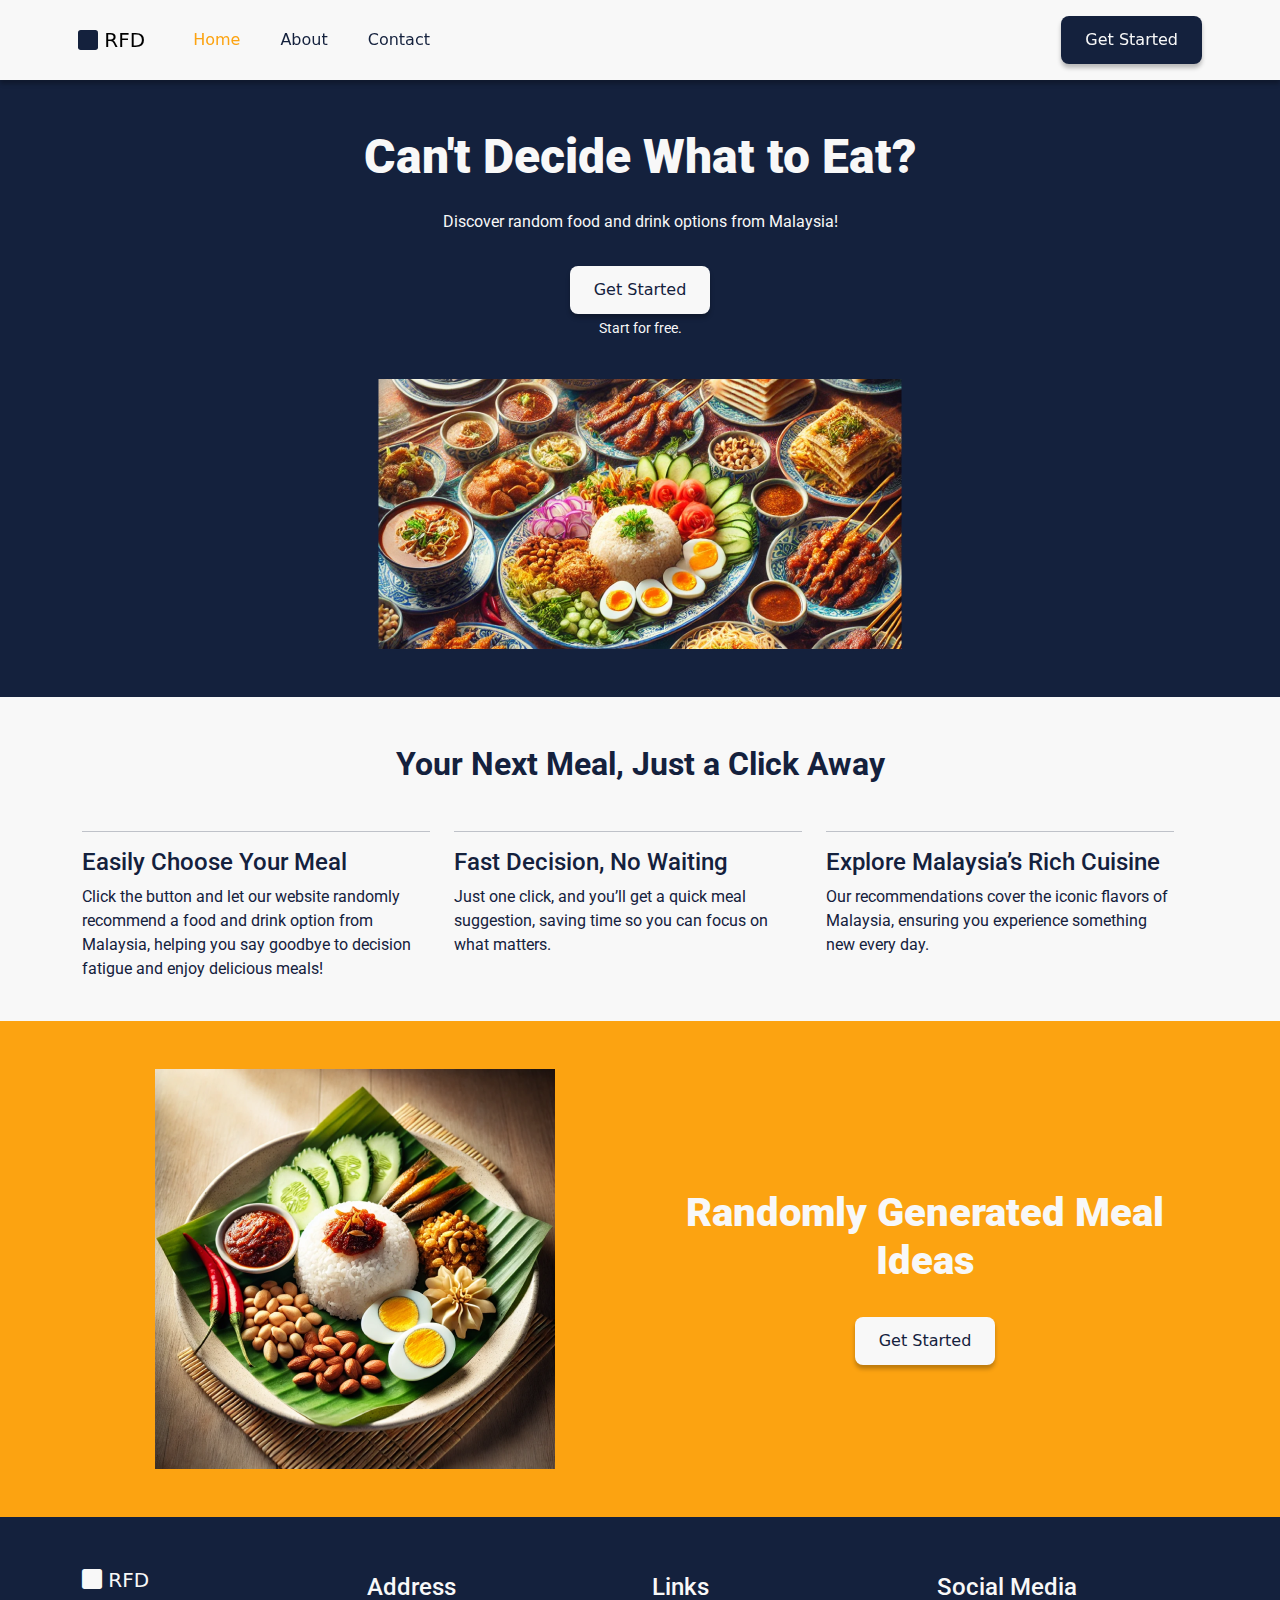
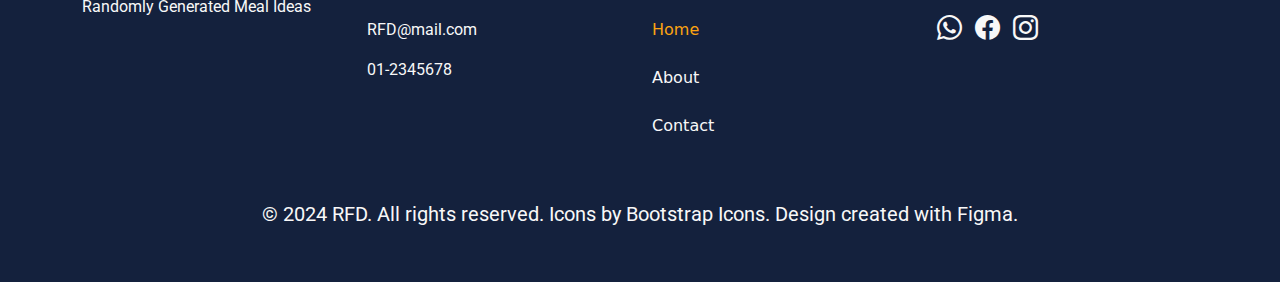
<file: index.html>
<!DOCTYPE html>
<html lang="zh">
<head>
    <meta charset="UTF-8">

    <meta name="viewport" content="width=device-width, initial-scale=1.0">
    
    <!-- Description of the page -->
    <meta property="og:description" content="Random food and drink generator website." />
    
    <!-- Image that will appear when the page is shared -->
    <meta property="og:image" content="https://seejia.github.io/random-food-drink/images/figma_image_02.png" />
    
    <!-- URL of the page -->
    <meta property="og:url" content="https://seejia.github.io/random-food-drink/" />
    
    <!-- Type of content (for a website, it's typically "website") -->
    <meta property="og:type" content="website" />
    
    <!-- Optional: The name of your site -->
    <!-- <meta property="og:site_name" content="RFD" /> -->

    <title>RFD Main Page</title>
    <link href="https://cdn.jsdelivr.net/npm/bootstrap@5.3.3/dist/css/bootstrap.min.css" rel="stylesheet" integrity="sha384-QWTKZyjpPEjISv5WaRU9OFeRpok6YctnYmDr5pNlyT2bRjXh0JMhjY6hW+ALEwIH" crossorigin="anonymous">
    <link rel="stylesheet" href="https://cdn.jsdelivr.net/npm/bootstrap-icons@1.11.3/font/bootstrap-icons.min.css">
    <link rel="stylesheet" href="css/navbar.css">
    <link rel="stylesheet" href="css/index.css">
    <link rel="stylesheet" href="css/footer.css">
    <link rel="stylesheet" href="css/font.css">
<body>
    
<nav class="navbar navbar-expand-lg sticky-top">
  <div class="container p-2">
    <a class="navbar-brand" href="index.html">
        <i class="bi bi-square-fill"></i>
        RFD
    </a>
    <button class="navbar-toggler" type="button" data-bs-toggle="collapse" data-bs-target="#navbarNav" aria-controls="navbarNav" aria-expanded="false" aria-label="Toggle navigation">
      <span class="navbar-toggler-icon"></span>
    </button>
    <div class="collapse navbar-collapse" id="navbarNav">
      <ul class="navbar-nav me-auto mb-2 mb-lg-0">
        <li class="nav-item ms-lg-4">
          <a class="nav-link active" aria-current="page" href="index.html">Home</a>
        </li>
        <li class="nav-item ms-lg-4">
          <a class="nav-link" href="about.html">About</a>
        </li>
        <li class="nav-item ms-lg-4">
          <a class="nav-link" href="contact.html">Contact</a>
        </li>
      </ul>
      <a class="cta-button text-decoration-none" href="random_card.html">Get Started</a>
    </div>
  </div>
</nav>

<section id="section1" class="container-fiuld section_blue">
    <div class="container">
        <div class="row">
            <h1 class="mt-5 text-center">Can't Decide What to Eat?</h1>
            <p class="mt-3 d-flex justify-content-center">Discover random food and drink options from Malaysia!</p>
            <div class="section-content d-flex justify-content-center">
                <a class="section1-button text-decoration-none" href="random_card.html">Get Started</a>
            </div>
            <p class="small mt-1 d-flex justify-content-center">Start for free.</p>
            <div class="mb-5 mt-4 d-flex justify-content-center">
                <img class="img-fluid" src="images/figma_image_01.png" alt="">
            </div>
        </div>
    </div>
</section>

<section id="section2" class="container-fiuld section_white">
    <div class="container">
        <div class="row">
            <h3 class="mt-5 text-center">Your Next Meal, Just a Click Away</h3>
            
            <div class="mt-4 mb-4 row">
                <div class="col-lg-4">
                    <hr>
                    <h5>Easily Choose Your Meal</h5>
                    <p>Click the button and let our website randomly recommend a food and drink option from Malaysia, helping you say goodbye to decision fatigue and enjoy delicious meals!</p>
                </div>
                <div class="col-lg-4">
                    <hr>
                    <h5>Fast Decision, No Waiting</h5>
                    <p>Just one click, and you’ll get a quick meal suggestion, saving time so you can focus on what matters.</p>
                </div>
                <div class="col-lg-4">
                    <hr>
                    <h5>Explore Malaysia’s Rich Cuisine</h5>
                    <p>Our recommendations cover the iconic flavors of Malaysia, ensuring you experience something new every day.</p>
                </div>
            </div>
        </div>
    </div>
</section>

<section id="section3" class="container-fiuld section_orange">
    <div class="container">
        <div class="row align-items-center">
            <div class="mt-5"></div>
            <div class="col-lg-6">
                <div class="d-flex justify-content-center">
                    <img class="img-fluid" src="images/figma_image_02.png" alt="">
                </div>
            </div>
            <div class="col-lg-6">
                <div class="d-flex flex-column align-items-center justify-content-center text-center">
                    <h2 class="mt-3">Randomly Generated Meal Ideas</h2>
                    <a class="section1-button text-decoration-none mt-4" href="random_card.html">Get Started</a>
                </div>
            </div>
            <div class="mb-5"></div>
        </div>
    </div>
</section>

<footer class="container-fiuld section_blue">
    <div class="container">
        <div class="row">
            <div class="mt-5"></div>
            <div class="col-lg-3">
                <a class="mt-2 fs-5 navbar-brand" href="index.html">
                    <i class="bi bi-square-fill"></i>
                    RFD
                </a>
                <p>Randomly Generated Meal Ideas</p>
            </div>
            <div class="col-lg-3">
                <h5 class="mt-2 mb-3">Address</h5>
                <p>RFD@mail.com</p>
                <p>01-2345678</p>
            </div>
            <div class="col-lg-3">
                <h5 class="mt-2 mb-3">Links</h5>
                <div class="row">
                    <a class="footer-link active text-decoration-none" href="index.html">Home</a>
                    <a class="footer-link mt-4 text-decoration-none" href="about.html">About</a>
                    <a class="footer-link mt-4 mb-3 text-decoration-none" href="contact.html">Contact</a>
                </div>
            </div>
            <div class="col-lg-3">
                <h5 class="mt-2">Social Media</h5>
                <a class="footer-link" href="https://web.whatsapp.com/"><i class="me-2 footer-icon bi bi-whatsapp"></i></a>
                <a class="footer-link" href="https://www.facebook.com/"><i class="me-2 footer-icon bi bi-facebook"></i></a>
                <a class="footer-link" href="https://www.instagram.com/"><i class="footer-icon bi bi-instagram"></i></a>
            </div>
            
            <div class="mb-5"></div>

            <h6 class="d-flex justify-content-center">© 2024 RFD. All rights reserved. Icons by Bootstrap Icons. Design created with Figma.</h6>
            <div class="mb-5"></div>
        </div>
    </div>
</footer>

<script src="js/fade_in.js"></script>
<script src="https://cdn.jsdelivr.net/npm/bootstrap@5.3.3/dist/js/bootstrap.min.js" integrity="sha384-0pUGZvbkm6XF6gxjEnlmuGrJXVbNuzT9qBBavbLwCsOGabYfZo0T0to5eqruptLy" crossorigin="anonymous"></script>
<script src="https://cdn.jsdelivr.net/npm/@popperjs/core@2.11.8/dist/umd/popper.min.js" integrity="sha384-I7E8VVD/ismYTF4hNIPjVp/Zjvgyol6VFvRkX/vR+Vc4jQkC+hVqc2pM8ODewa9r" crossorigin="anonymous"></script>
</body>
</html>
</file>
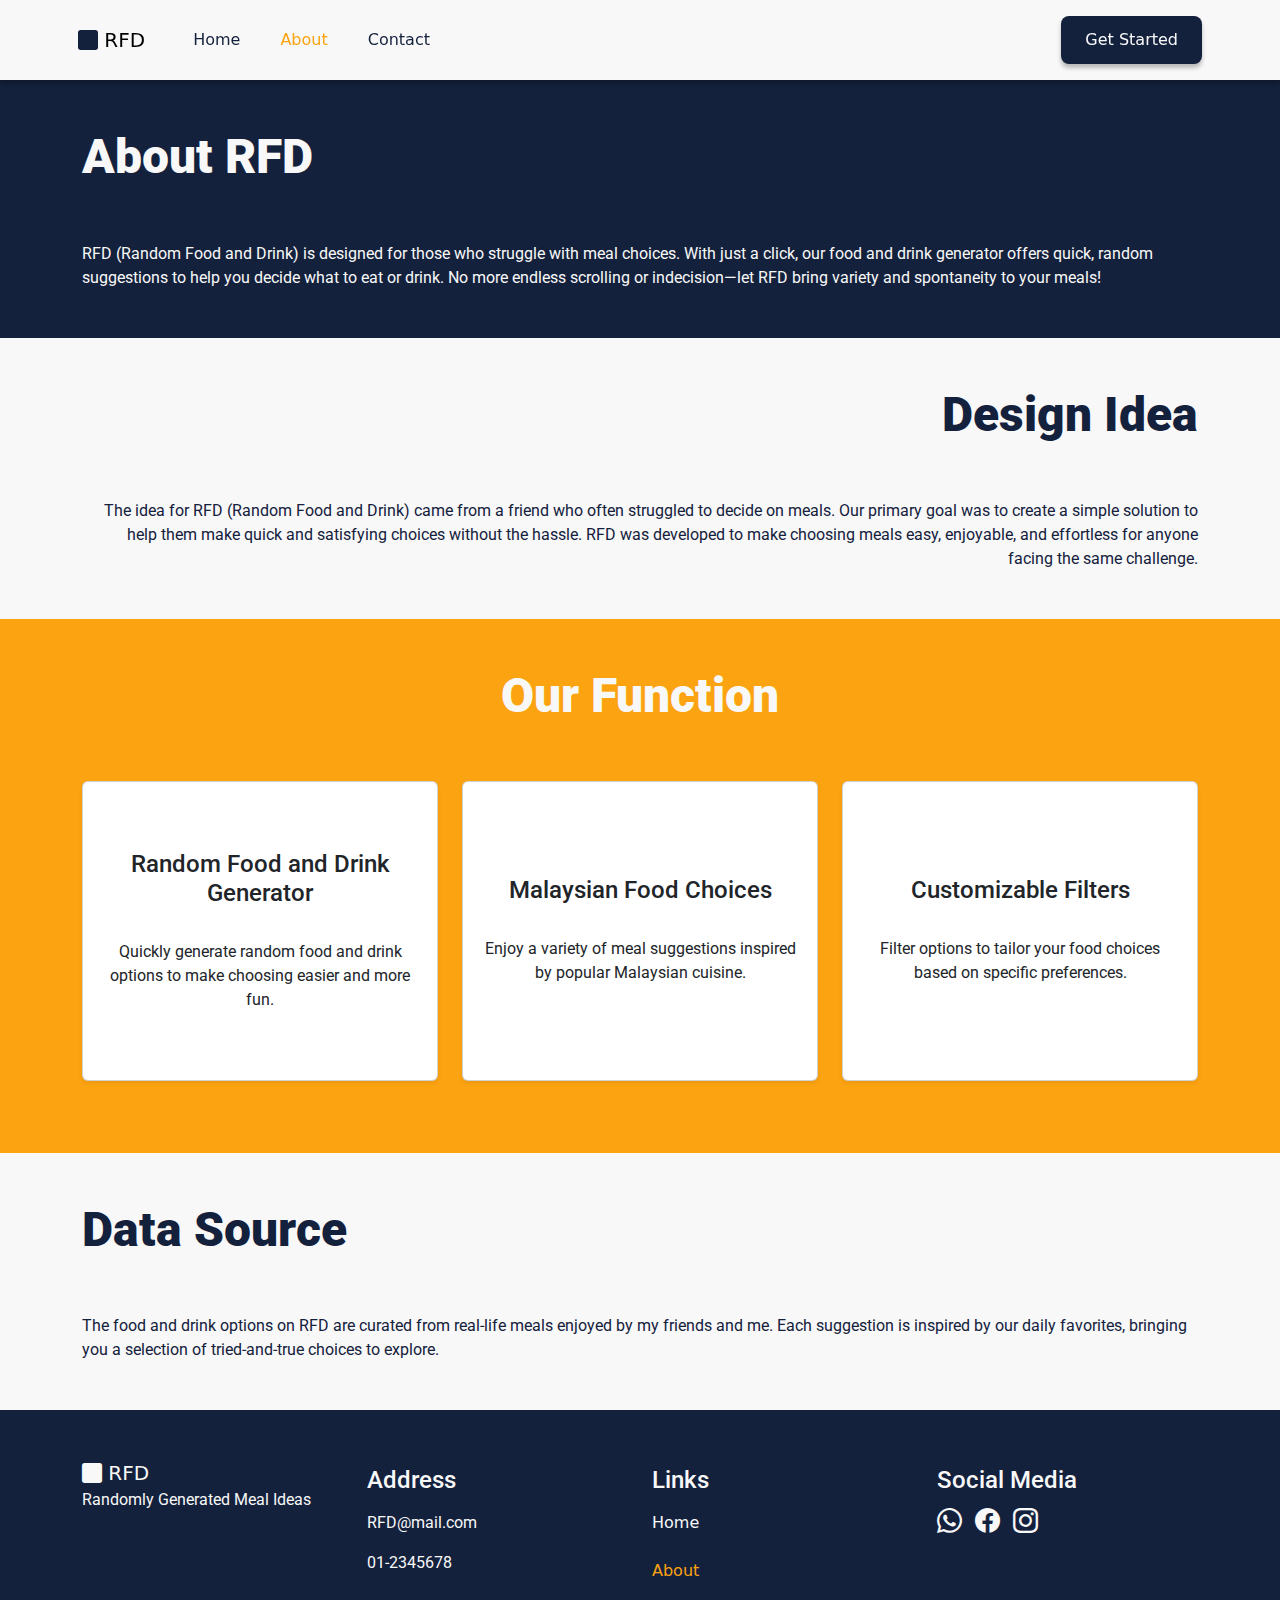
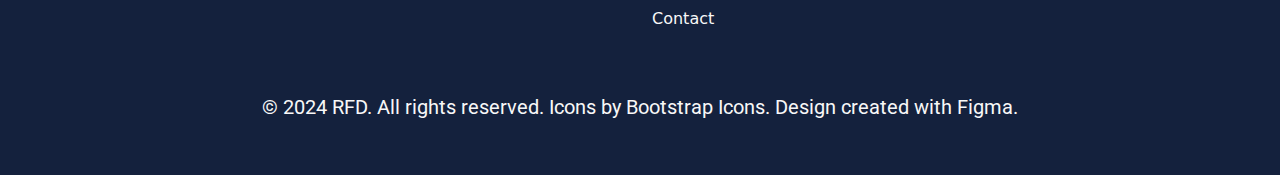
<file: about.html>
<!DOCTYPE html>
<html lang="zh">
<head>
    <meta charset="UTF-8">

    <meta name="viewport" content="width=device-width, initial-scale=1.0">
    
    <!-- Description of the page -->
    <meta property="og:description" content="Random food and drink generator website." />
    
    <!-- Image that will appear when the page is shared -->
    <meta property="og:image" content="https://seejia.github.io/random-food-drink/images/figma_image_02.png" />
    
    <!-- URL of the page -->
    <meta property="og:url" content="https://seejia.github.io/random-food-drink/" />
    
    <!-- Type of content (for a website, it's typically "website") -->
    <meta property="og:type" content="website" />
    
    <!-- Optional: The name of your site -->
    <!-- <meta property="og:site_name" content="RFD" /> -->

    <title>RFD About Page</title>
    <link href="https://cdn.jsdelivr.net/npm/bootstrap@5.3.3/dist/css/bootstrap.min.css" rel="stylesheet" integrity="sha384-QWTKZyjpPEjISv5WaRU9OFeRpok6YctnYmDr5pNlyT2bRjXh0JMhjY6hW+ALEwIH" crossorigin="anonymous">
    <link rel="stylesheet" href="https://cdn.jsdelivr.net/npm/bootstrap-icons@1.11.3/font/bootstrap-icons.min.css">
    <link rel="stylesheet" href="css/navbar.css">
    <link rel="stylesheet" href="css/index.css">
    <link rel="stylesheet" href="css/footer.css">
    <link rel="stylesheet" href="css/font.css">
<body>
    
<nav class="navbar navbar-expand-lg sticky-top">
  <div class="container p-2">
    <a class="navbar-brand" href="index.html">
        <i class="bi bi-square-fill"></i>
        RFD
    </a>
    <button class="navbar-toggler" type="button" data-bs-toggle="collapse" data-bs-target="#navbarNav" aria-controls="navbarNav" aria-expanded="false" aria-label="Toggle navigation">
      <span class="navbar-toggler-icon"></span>
    </button>
    <div class="collapse navbar-collapse" id="navbarNav">
      <ul class="navbar-nav me-auto mb-2 mb-lg-0">
        <li class="nav-item ms-lg-4">
          <a class="nav-link" aria-current="page" href="index.html">Home</a>
        </li>
        <li class="nav-item ms-lg-4">
          <a class="nav-link active" href="about.html">About</a>
        </li>
        <li class="nav-item ms-lg-4">
          <a class="nav-link" href="contact.html">Contact</a>
        </li>
      </ul>
      <a class="cta-button text-decoration-none" href="random_card.html">Get Started</a>
    </div>
  </div>
</nav>

<section id="section1" class="container-fiuld section_blue">
    <div class="container">
      <div class="row">
        <h1 class="mt-5">About RFD</h1>
        <p class="mt-5 mb-5">RFD (Random Food and Drink) is designed for those who struggle with meal choices. With just a click, our food and drink generator offers quick, random suggestions to help you decide what to eat or drink. No more endless scrolling or indecision—let RFD bring variety and spontaneity to your meals!</p>
      </div>
    </div>
</section>

<section id="section2" class="container-fiuld section_white">
  <div class="container">
    <div class="row">
      <h1 class="mt-5 text-end">Design Idea</h1>
      <p class="mt-5 mb-5 text-end">The idea for RFD (Random Food and Drink) came from a friend who often struggled to decide on meals. Our primary goal was to create a simple solution to help them make quick and satisfying choices without the hassle. RFD was developed to make choosing meals easy, enjoyable, and effortless for anyone facing the same challenge.</p>
    </div>
  </div>
</section>

<section id="section3" class="container-fiuld section_orange">
  <div class="container">
    
    <div class="row">
      <h1 class="mt-5 d-flex justify-content-center">Our Function</h1>
    </div>

    <div class="mt-5 row d-flex justify-content-center">
      <div class="col-md-4 mb-4">
        <div class="card text-center shadow-sm" style="height: 300px;">
          <div class="card-body d-flex flex-column justify-content-center">
            <h5 class="card-title">Random Food and Drink Generator</h5>
            <p class="mt-4 card-text">Quickly generate random food and drink options to make choosing easier and more fun.</p>
          </div>
        </div>
      </div> <!-- card1 -->
    
      <div class="col-md-4 mb-4">
        <div class="card text-center shadow-sm" style="height: 300px;">
          <div class="card-body d-flex flex-column justify-content-center">
            <h5 class="card-title">Malaysian Food Choices</h5>
            <p class="mt-4 card-text">Enjoy a variety of meal suggestions inspired by popular Malaysian cuisine.</p>
          </div>
        </div>
      </div> <!-- card2 -->
    
      <div class="col-md-4 mb-4">
        <div class="card text-center shadow-sm" style="height: 300px;"> 
          <div class="card-body d-flex flex-column justify-content-center">
            <h5 class="card-title">Customizable Filters</h5>
            <p class="mt-4 card-text">Filter options to tailor your food choices based on specific preferences.</p>
          </div>
        </div>
      </div> <!-- card3 -->
      <div class="mb-5"></div>
    </div> <!-- end card  -->
    
  </div>
</section>

<section id="section4" class="container-fiuld section_white">
  <div class="container">
    <div class="row">
      <h1 class="mt-5">Data Source</h1>
      <p class="mt-5 mb-5">The food and drink options on RFD are curated from real-life meals enjoyed by my friends and me. Each suggestion is inspired by our daily favorites, bringing you a selection of tried-and-true choices to explore.</p>
    </div>
  </div>
</section>

<footer class="container-fiuld section_blue">
    <div class="container">
        <div class="row">
            <div class="mt-5"></div>
            <div class="col-lg-3">
                <a class="mt-2 fs-5 navbar-brand" href="index.html">
                    <i class="bi bi-square-fill"></i>
                    RFD
                </a>
                <p>Randomly Generated Meal Ideas</p>
            </div>
            <div class="col-lg-3">
                <h5 class="mt-2 mb-3">Address</h5>
                <p>RFD@mail.com</p>
                <p>01-2345678</p>
            </div>
            <div class="col-lg-3">
                <h5 class="mt-2 mb-3">Links</h5>
                <div class="row">
                    <a class="footer-link text-decoration-none" href="index.html">Home</a>
                    <a class="footer-link active mt-4 text-decoration-none" href="about.html">About</a>
                    <a class="footer-link mt-4 mb-3 text-decoration-none" href="contact.html">Contact</a>
                </div>
            </div>
            <div class="col-lg-3">
                <h5 class="mt-2">Social Media</h5>
                <a class="footer-link" href="https://web.whatsapp.com/"><i class="me-2 footer-icon bi bi-whatsapp"></i></a>
                <a class="footer-link" href="https://www.facebook.com/"><i class="me-2 footer-icon bi bi-facebook"></i></a>
                <a class="footer-link" href="https://www.instagram.com/"><i class="footer-icon bi bi-instagram"></i></a>
            </div>
            
            <div class="mb-5"></div>

            <h6 class="d-flex justify-content-center">© 2024 RFD. All rights reserved. Icons by Bootstrap Icons. Design created with Figma.</h6>
            <div class="mb-5"></div>
        </div>
    </div>
</footer>

<script src="js/fade_in.js"></script>
<script src="https://cdn.jsdelivr.net/npm/bootstrap@5.3.3/dist/js/bootstrap.min.js" integrity="sha384-0pUGZvbkm6XF6gxjEnlmuGrJXVbNuzT9qBBavbLwCsOGabYfZo0T0to5eqruptLy" crossorigin="anonymous"></script>
<script src="https://cdn.jsdelivr.net/npm/@popperjs/core@2.11.8/dist/umd/popper.min.js" integrity="sha384-I7E8VVD/ismYTF4hNIPjVp/Zjvgyol6VFvRkX/vR+Vc4jQkC+hVqc2pM8ODewa9r" crossorigin="anonymous"></script>
</body>
</html>
</file>
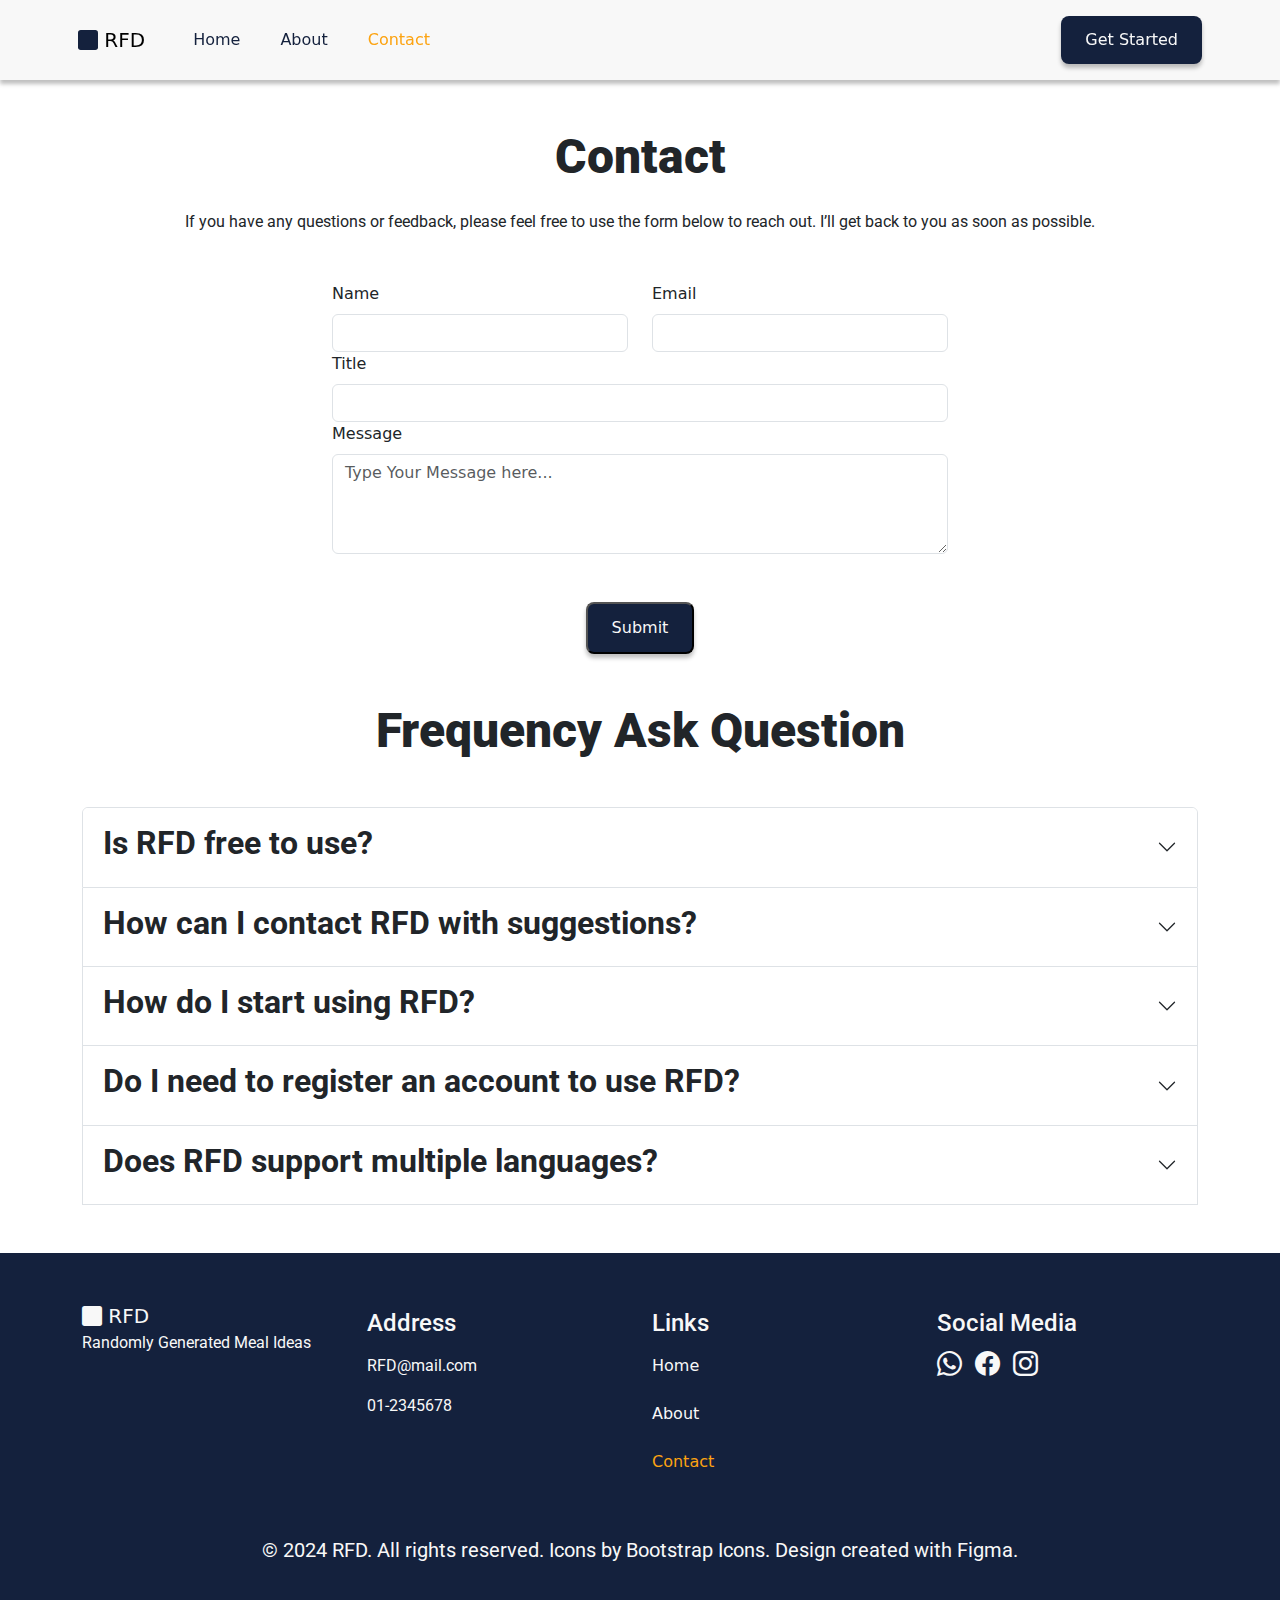
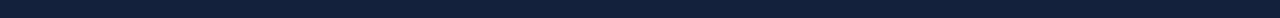
<file: contact.html>
<!DOCTYPE html>
<html lang="zh">
<head>
    <meta charset="UTF-8">

    <meta name="viewport" content="width=device-width, initial-scale=1.0">
    
    <!-- Description of the page -->
    <meta property="og:description" content="Random food and drink generator website." />
    
    <!-- Image that will appear when the page is shared -->
    <meta property="og:image" content="https://seejia.github.io/random-food-drink/images/figma_image_02.png" />
    
    <!-- URL of the page -->
    <meta property="og:url" content="https://seejia.github.io/random-food-drink/" />
    
    <!-- Type of content (for a website, it's typically "website") -->
    <meta property="og:type" content="website" />
    
    <!-- Optional: The name of your site -->
    <!-- <meta property="og:site_name" content="RFD" /> -->
     
    <title>RFD Contact Page</title>
    <link href="https://cdn.jsdelivr.net/npm/bootstrap@5.3.3/dist/css/bootstrap.min.css" rel="stylesheet" integrity="sha384-QWTKZyjpPEjISv5WaRU9OFeRpok6YctnYmDr5pNlyT2bRjXh0JMhjY6hW+ALEwIH" crossorigin="anonymous">
    <link rel="stylesheet" href="https://cdn.jsdelivr.net/npm/bootstrap-icons@1.11.3/font/bootstrap-icons.min.css">
    <link rel="stylesheet" href="css/navbar.css">
    <link rel="stylesheet" href="css/index.css">
    <link rel="stylesheet" href="css/contact.css">
    <link rel="stylesheet" href="css/footer.css">
    <link rel="stylesheet" href="css/font.css">
<body>
    
<nav class="navbar navbar-expand-lg sticky-top">
  <div class="container p-2">
    <a class="navbar-brand" href="index.html">
        <i class="bi bi-square-fill"></i>
        RFD
    </a>
    <button class="navbar-toggler" type="button" data-bs-toggle="collapse" data-bs-target="#navbarNav" aria-controls="navbarNav" aria-expanded="false" aria-label="Toggle navigation">
      <span class="navbar-toggler-icon"></span>
    </button>
    <div class="collapse navbar-collapse" id="navbarNav">
      <ul class="navbar-nav me-auto mb-2 mb-lg-0">
        <li class="nav-item ms-lg-4">
          <a class="nav-link" aria-current="page" href="index.html">Home</a>
        </li>
        <li class="nav-item ms-lg-4">
          <a class="nav-link" href="about.html">About</a>
        </li>
        <li class="nav-item ms-lg-4">
          <a class="nav-link active" href="contact.html">Contact</a>
        </li>
      </ul>
      <a class="cta-button text-decoration-none" href="random_card.html">Get Started</a>
    </div>
  </div>
</nav>

<section id="section1" class="container-fiuld">

    <div class="container">
        <h1 class="mt-5 d-flex justify-content-center">Contact</h1>
        <p class="mt-4 d-flex justify-content-center">If you have any questions or feedback, please feel free to use the form below to reach out. I’ll get back to you as soon as possible.</p>
    
        <form class="form-contact mt-5 mb-5" onsubmit="sendEmail(event)">

          <div class="row">
              <div class="col-lg-6">
                <label for="InputName" class="form-label">Name</label>
                <input type="text" class="form-control" id="InputName">
              </div>
              <div class="col-lg-6">
                <label for="InputEmail" class="form-label">Email</label>
                <input type="email" class="form-control" id="InputEmail">
              </div>
          </div>

          <div class="col-lg-12">
            <label for="InputEmailTitle" class="form-label">Title</label>
            <input type="text" class="form-control" id="InputEmailTitle">
          </div>

          <div class="col-lg-12">
            <label for="InputEmailTitle" class="form-label">Message</label>
            <textarea class="form-control" placeholder="Type Your Message here..." id="floatingTextarea2" style="height: 100px"></textarea>
          </div>

          <div class="mt-5 col-lg-12 text-center">
            <button type="submit" class="cta-button text-decoration-none" href="">Submit</button>
          </div>

        </form>
    
    </div>

</section>

<section id="section2" class="container-fiuld">

  <div class="container">

      <h1 class="mt-5 d-flex justify-content-center">Frequency Ask Question</h1>

      <div class="accordion mt-5" id="accordionExample">   
        <div class="accordion-item">
            <h2 class="accordion-header">
              <button class="accordion-button collapsed" type="button" data-bs-toggle="collapse" data-bs-target="#collapseOne" aria-expanded="true" aria-controls="collapseOne">
                <h3>Is RFD free to use?</h3>
              </button>
            </h2>
            <div id="collapseOne" class="accordion-collapse collapse" data-bs-parent="#accordionExample">
              <div class="accordion-body">
                  Yes, RFD is completely free to use, forever.
              </div>
            </div>
          </div>

          <div class="accordion-item">
            <h2 class="accordion-header">
              <button class="accordion-button collapsed" type="button" data-bs-toggle="collapse" data-bs-target="#collapseTwo" aria-expanded="false" aria-controls="collapseTwo">
                 <h3>How can I contact RFD with suggestions?</h3>
              </button>
            </h2>
            <div id="collapseTwo" class="accordion-collapse collapse" data-bs-parent="#accordionExample">
              <div class="accordion-body">
                  You can use the contact form above to send us any suggestions or feedback. We appreciate your input!
              </div>
            </div>
          </div>

          <div class="accordion-item">
            <h2 class="accordion-header">
              <button class="accordion-button collapsed" type="button" data-bs-toggle="collapse" data-bs-target="#collapseThree" aria-expanded="false" aria-controls="collapseThree">
                <h3>How do I start using RFD?</h3>
              </button>
            </h2>
            <div id="collapseThree" class="accordion-collapse collapse" data-bs-parent="#accordionExample">
              <div class="accordion-body">
                Simply click the "Get Started" button to begin using our system.
              </div>
            </div>
          </div>

          <div class="accordion-item">
            <h2 class="accordion-header">
              <button class="accordion-button collapsed" type="button" data-bs-toggle="collapse" data-bs-target="#collapseFour" aria-expanded="false" aria-controls="collapseFour">
                <h3>Do I need to register an account to use RFD?</h3>
              </button>
            </h2>
            <div id="collapseFour" class="accordion-collapse collapse" data-bs-parent="#accordionExample">
              <div class="accordion-body">
                No, you don’t need to register an account. RFD is accessible without signing up.
              </div>
            </div>
          </div>

          <div class="accordion-item">
            <h2 class="accordion-header">
              <button class="accordion-button collapsed" type="button" data-bs-toggle="collapse" data-bs-target="#collapseFive" aria-expanded="false" aria-controls="collapseFive">
                <h3>Does RFD support multiple languages?</h3>
              </button>
            </h2>
            <div id="collapseFive" class="accordion-collapse collapse" data-bs-parent="#accordionExample">
              <div class="accordion-body">
                Currently, RFD only supports English (or the default language). We may add support for other languages in the future—stay tuned!
              </div>
            </div>
          </div>
          <div class="mb-5"></div>
      </div> <!-- end of accordion -->

  </div>
</section>

<footer class="container-fiuld section_blue">
    <div class="container">
        <div class="row">
            <div class="mt-5"></div>
            <div class="col-lg-3">
                <a class="mt-2 fs-5 navbar-brand" href="index.html">
                    <i class="bi bi-square-fill"></i>
                    RFD
                </a>
                <p>Randomly Generated Meal Ideas</p>
            </div>
            <div class="col-lg-3">
                <h5 class="mt-2 mb-3">Address</h5>
                <p>RFD@mail.com</p>
                <p>01-2345678</p>
            </div>
            <div class="col-lg-3">
                <h5 class="mt-2 mb-3">Links</h5>
                <div class="row">
                    <a class="footer-link text-decoration-none" href="index.html">Home</a>
                    <a class="footer-link mt-4 text-decoration-none" href="about.html">About</a>
                    <a class="footer-link active mt-4 mb-3 text-decoration-none" href="contact.html">Contact</a>
                </div>
            </div>
            <div class="col-lg-3">
                <h5 class="mt-2">Social Media</h5>
                <a class="footer-link" href="https://web.whatsapp.com/"><i class="me-2 footer-icon bi bi-whatsapp"></i></a>
                <a class="footer-link" href="https://www.facebook.com/"><i class="me-2 footer-icon bi bi-facebook"></i></a>
                <a class="footer-link" href="https://www.instagram.com/"><i class="footer-icon bi bi-instagram"></i></a>
            </div>
            
            <div class="mb-5"></div>

            <h6 class="d-flex justify-content-center">© 2024 RFD. All rights reserved. Icons by Bootstrap Icons. Design created with Figma.</h6>
            <div class="mb-5"></div>
        </div>
    </div>
</footer>

<script src="js/email.js"></script>
<script src="js/fade_in.js"></script>
<script src="https://cdn.jsdelivr.net/npm/bootstrap@5.3.3/dist/js/bootstrap.min.js" integrity="sha384-0pUGZvbkm6XF6gxjEnlmuGrJXVbNuzT9qBBavbLwCsOGabYfZo0T0to5eqruptLy" crossorigin="anonymous"></script>
<script src="https://cdn.jsdelivr.net/npm/@popperjs/core@2.11.8/dist/umd/popper.min.js" integrity="sha384-I7E8VVD/ismYTF4hNIPjVp/Zjvgyol6VFvRkX/vR+Vc4jQkC+hVqc2pM8ODewa9r" crossorigin="anonymous"></script>
</body>
</html>
</file>
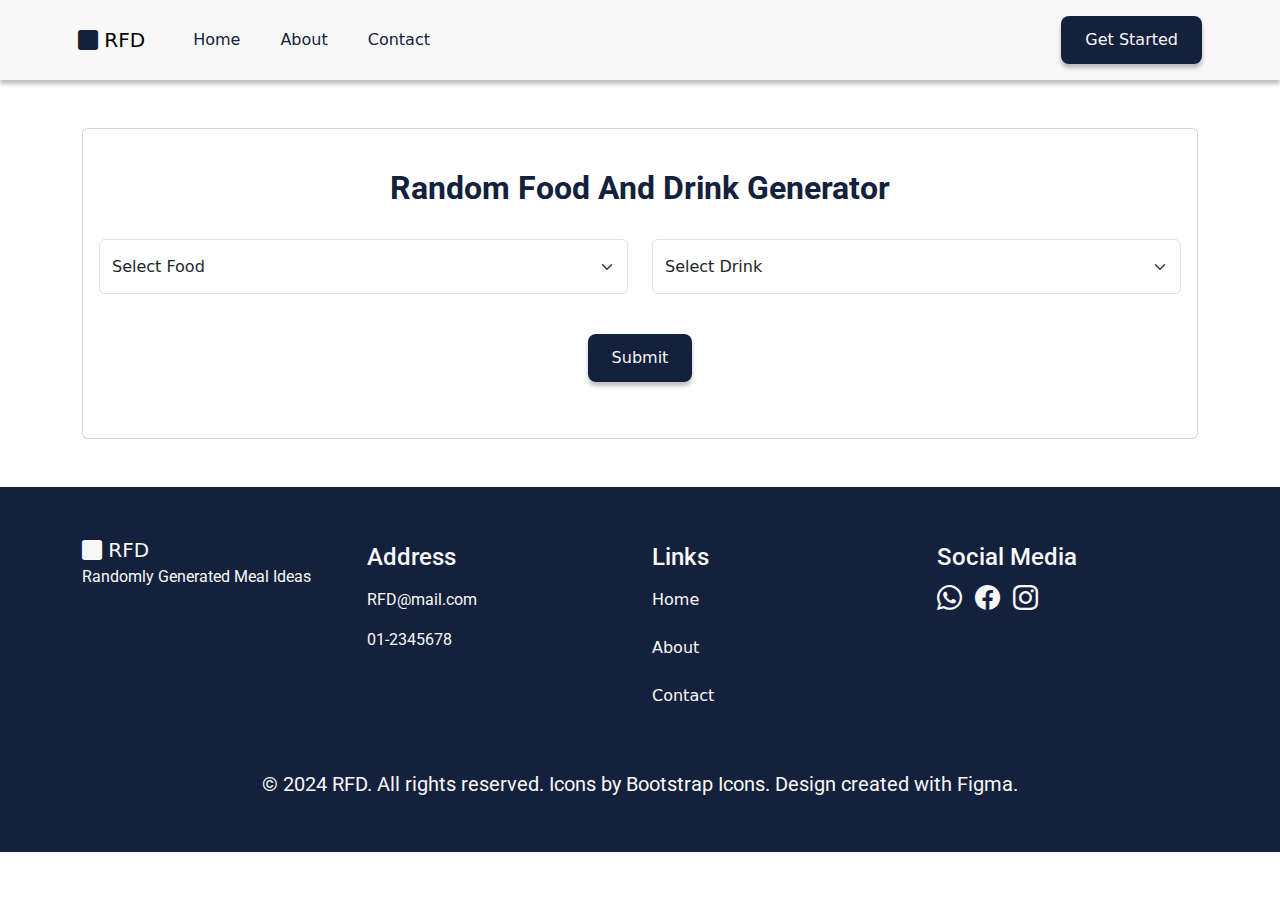
<file: random_card.html>
<!DOCTYPE html>
<html lang="zh">
<head>
    <meta charset="UTF-8">

    <meta name="viewport" content="width=device-width, initial-scale=1.0">

    <meta property="og:title" content="Random Food and Drink" />
  
    <!-- Description of the page -->
    <meta property="og:description" content="Random food and drink generator website." />
    
    <!-- Image that will appear when the page is shared -->
    <meta property="og:image" content="https://seejia.github.io/random-food-drink/images/figma_image_02.png" />
    
    <!-- URL of the page -->
    <meta property="og:url" content="https://seejia.github.io/random-food-drink/" />
    
    <!-- Type of content (for a website, it's typically "website") -->
    <meta property="og:type" content="website" />
    
    <!-- Optional: The name of your site -->
    <!-- <meta property="og:site_name" content="RFD" /> -->

    <title>Random Food Drink</title>
    <link href="https://cdn.jsdelivr.net/npm/bootstrap@5.3.3/dist/css/bootstrap.min.css" rel="stylesheet" integrity="sha384-QWTKZyjpPEjISv5WaRU9OFeRpok6YctnYmDr5pNlyT2bRjXh0JMhjY6hW+ALEwIH" crossorigin="anonymous">
    <link rel="stylesheet" href="https://cdn.jsdelivr.net/npm/bootstrap-icons@1.11.3/font/bootstrap-icons.min.css">
    <link rel="stylesheet" href="css/navbar.css">
    <link rel="stylesheet" href="css/index.css">
    <link rel="stylesheet" href="css/random_card.css">
    <link rel="stylesheet" href="css/font.css">
<body>

    <nav class="navbar navbar-expand-lg sticky-top">
        <div class="container p-2">
          <a class="navbar-brand" href="index.html">
              <i class="bi bi-square-fill"></i>
              RFD
          </a>
          <button class="navbar-toggler" type="button" data-bs-toggle="collapse" data-bs-target="#navbarNav" aria-controls="navbarNav" aria-expanded="false" aria-label="Toggle navigation">
            <span class="navbar-toggler-icon"></span>
          </button>
          <div class="collapse navbar-collapse" id="navbarNav">
            <ul class="navbar-nav me-auto mb-2 mb-lg-0">
              <li class="nav-item ms-lg-4">
                <a class="nav-link" aria-current="page" href="index.html">Home</a>
              </li>
              <li class="nav-item ms-lg-4">
                <a class="nav-link" href="about.html">About</a>
              </li>
              <li class="nav-item ms-lg-4">
                <a class="nav-link" href="contact.html">Contact</a>
              </li>
            </ul>
            <a class="cta-button text-decoration-none" href="random_card.html">Get Started</a>
          </div>
        </div>
      </nav>

<div class="container mt-5">
    <div class="card">
        <div class="card-body mt-4 mb-3">
            <h3 class="random-title d-flex justify-content-center">Random Food And Drink Generator</h3>
            <div class="row">
                <div class="mt-4"></div>
                <div class="col-lg-6 col-sm-3">
                    <select id="foodSelect" class="form-select mb-3" aria-label="Select Food Category">
                        <option selected>Select Food</option>
                        <option value="stapleFood">Staple Food 主食</option>
                        <option value="desserts">Dessert 甜点</option>
                    </select>
                </div>
                <div class="col-lg-6 col-sm-3">
                    <select id="drinkSelect" class="form-select mb-3" aria-label="Select Drink Category">
                        <option selected>Select Drink</option>
                        <option value="drink">Drink 饮料</option>
                        <option value="nodrink">No Drink 无饮料</option>
                    </select>
                </div>
            </div>
            <div class="mb-4"></div>
            <div class="d-flex justify-content-center">
                <button id="submitBtn" class="submitBtn">Submit</button>
            </div>
            
            <h1 id="result" class="result-text mt-4"></h1>
            <h1 id="result_drink" class="result-text mt-1"></h1>
        </div>
    </div>
    <div class="mb-5"></div>
</div>

<footer class="container-fiuld section_blue">
    <div class="container">
        <div class="row">
            <div class="mt-5"></div>
            <div class="col-lg-3">
                <a class="mt-2 fs-5 navbar-brand" href="index.html">
                    <i class="bi bi-square-fill"></i>
                    RFD
                </a>
                <p>Randomly Generated Meal Ideas</p>
            </div>
            <div class="col-lg-3">
                <h5 class="mt-2 mb-3">Address</h5>
                <p>RFD@mail.com</p>
                <p>01-2345678</p>
            </div>
            <div class="col-lg-3">
                <h5 class="mt-2 mb-3">Links</h5>
                <div class="row">
                    <a class="footer-link text-decoration-none" href="index.html">Home</a>
                    <a class="footer-link mt-4 text-decoration-none" href="about.html">About</a>
                    <a class="footer-link mt-4 mb-3 text-decoration-none" href="contact.html">Contact</a>
                </div>
            </div>
            <div class="col-lg-3">
                <h5 class="mt-2">Social Media</h5>
                <a class="footer-link" href="https://web.whatsapp.com/"><i class="me-2 footer-icon bi bi-whatsapp"></i></a>
                <a class="footer-link" href="https://www.facebook.com/"><i class="me-2 footer-icon bi bi-facebook"></i></a>
                <a class="footer-link" href="https://www.instagram.com/"><i class="footer-icon bi bi-instagram"></i></a>
            </div>
            
            <div class="mb-5"></div>

            <h6 class="d-flex justify-content-center">© 2024 RFD. All rights reserved. Icons by Bootstrap Icons. Design created with Figma.</h6>
            <div class="mb-5"></div>
        </div>
    </div>
</footer>

<script src="js/randomdrink.js"></script>
<script src="js/randomfood.js"></script>
<script src="https://cdn.jsdelivr.net/npm/bootstrap@5.3.3/dist/js/bootstrap.min.js" integrity="sha384-0pUGZvbkm6XF6gxjEnlmuGrJXVbNuzT9qBBavbLwCsOGabYfZo0T0to5eqruptLy" crossorigin="anonymous"></script>
<script src="https://cdn.jsdelivr.net/npm/@popperjs/core@2.11.8/dist/umd/popper.min.js" integrity="sha384-I7E8VVD/ismYTF4hNIPjVp/Zjvgyol6VFvRkX/vR+Vc4jQkC+hVqc2pM8ODewa9r" crossorigin="anonymous"></script>
</body>
</html>
</file>
<file: css/navbar.css>
:root {
    --oxford-blue:#14213D;
    --seasalt: #F8F8F8;
    --orange: #FCA311;
    --platinum: #E5E5E5;
    --box-shadow: 0px 4px 4px rgba(0, 0, 0, 0.25);
}

.navbar{
    background-color: var(--seasalt); 
    box-shadow: var(--box-shadow);
}

.navbar.sticky-top {
    background-color:var(--seasalt); /* 设置一个背景色，例如白色 */
    transition: background-color 0.3s ease; /* 可选：平滑过渡效果 */
}

.bi-square-fill{
    color: var(--oxford-blue);
}

.nav-link{
    color: var(--oxford-blue);
}

.nav-link:hover{
    color: var(--orange);
}


.navbar-nav .nav-link.active{
    color: var(--orange);
}

.cta-button{
    background-color: var(--oxford-blue);
    color: var(--seasalt);
    box-shadow: var(--box-shadow);
    padding: 12px 24px;
    border-radius: 8px;
}

.cta-button:hover{
    background-color: var(--orange);
    color: var(--seasalt);
}
</file>
<file: css/index.css>
:root {
    --oxford-blue:#14213D;
    --seasalt: #F8F8F8;
    --orange: #FCA311;
    --platinum: #E5E5E5;
    --box-shadow: 0px 4px 4px rgba(0, 0, 0, 0.25);
}

/* CSS 动画 */
@keyframes slideInFromLeft {
    0% {
      transform: translateX(-100%);
      opacity: 0;
    }
    100% {
      transform: translateX(0);
      opacity: 1;
    }
  }
  
  .fade-in-left {
    animation: slideInFromLeft 1.5s ease-out forwards;
  }

  
/* 从右侧滑入并渐变显示的动画 */
@keyframes slideInFromRight {
    0% {
      transform: translateX(100%);
      opacity: 0;
    }
    100% {
      transform: translateX(0);  
      opacity: 1;
    }
  }
  
  .fade-in-right {
    animation: slideInFromRight 1.5s ease-out forwards;
  }  

.section_blue {
    background-color: var(--oxford-blue);   
    color: var(--seasalt);
}

.section_white {
    background-color: var(--seasalt);
    color: var(--oxford-blue);
}

.section_orange{
    background-color: var(--orange);
    color: var(--seasalt);
}

.section-title{
    margin-top: 64px;
}

.section-content{
    margin-top: 16px;
}

.section1-button{
    background-color: var(--seasalt);
    color: var(--oxford-blue);
    box-shadow: var(--box-shadow);
    padding: 12px 24px;
    border-radius: 8px;
}

.section1-button:hover{
    background-color: var(--orange);
    color: var(--seasalt);
}

footer .bi-square-fill{
    color: var(--seasalt);
}

.footer-link{
    color: var(--seasalt);
}

.footer-icon{
    font-size: 25px;
}
</file>
<file: css/footer.css>
:root {
    --oxford-blue:#14213D;
    --seasalt: #F8F8F8;
    --orange: #FCA311;
    --platinum: #E5E5E5;
    --box-shadow: 0px 4px 4px rgba(0, 0, 0, 0.25);
}

footer .footer-link{
    color: var(--seasalt);
}

footer .footer-link:hover{
    color: var(--orange);
}

footer .footer-link.active{
    color: var(--orange);
}
</file>
<file: css/font.css>
@import url('https://fonts.googleapis.com/css2?family=Roboto:wght@400;500;700;900&display=swap');

h1{
    font-family: "Roboto", sans-serif;
    font-weight: 900;
    font-style: normal;
    font-size: 48px;
}

@media (max-width: 1200px) {
    h1 {
        font-size: 40px
    }
}

@media (max-width: 992px) {
    h1 {
        font-size: 36px
    }
}

@media (max-width: 768px) {
    h1 {
        font-size: 30px;
    }
}

@media (max-width: 576px) {
    h1 {
        font-size: 24px;
    }
}

h2{
    font-family: "Roboto", sans-serif;
    font-weight: 900;
    font-style: normal;
    font-size: 40px;
}

@media (max-width: 1200px) {
    h2 {
        font-size: 36p
    }
}

@media (max-width: 992px) {
    h2 {
        font-size: 32px;
    }
}

@media (max-width: 768px) {
    h2 {
        font-size: 28px;
    }
}

@media (max-width: 576px) {
    h2 {
        font-size: 24px;
    }
}

h3{
    font-family: "Roboto", sans-serif;
    font-weight: 700;
    font-style: normal;
    font-size: 32px;
}

@media (max-width: 1200px) {
    h3 {
        font-size: 28px;
    }
}

@media (max-width: 992px) {
    h3 {
        font-size: 24px;
    }
}

@media (max-width: 768px) {
    h3 {
        font-size: 24px;
    }
}

@media (max-width: 576px) {
    h3 {
        font-size: 24px; 
    }
}

h4{
    font-family: "Roboto", sans-serif;
    font-weight: 500;
    font-style: normal;
    font-size: 28px;
}

h5{
    font-family: "Roboto", sans-serif;
    font-weight: 500;
    font-style: normal;
    font-size: 24px;
}

h5 {
    font-family: "Roboto", sans-serif;
    font-weight: 500;
    font-style: normal;
    font-size: 24px; 
}

@media (max-width: 1200px) {
    h5 {
        font-size: 20px;
    }
}

@media (max-width: 992px) {
    h5 {
        font-size: 20px; 
    }
}

@media (max-width: 768px) {
    h5 {
        font-size: 20px;
    }
}

@media (max-width: 576px) {
    h5 {
        font-size: 20px; 
    }
}

h6{
    font-family: "Roboto", sans-serif;
    font-weight: 400;
    font-style: normal;
    font-size: 20px;
}

@media (max-width: 1200px) {
    h6 {
        font-size: 18px;
    }
}

@media (max-width: 992px) {
    h6 {
        font-size: 16px;
    }
}

@media (max-width: 768px) {
    h6 {
        font-size: 14px;
    }
}

@media (max-width: 576px) {
    h6 {
        font-size: 12px; 
    }
}


p{
    font-family: "Roboto", sans-serif;
    font-weight: 400;
    font-style: normal;
    font-size: 16px;
}

p .small {
    font-family: "Roboto", sans-serif;
    font-weight: 400;
    font-style: normal;
    font-size: 14px;

}
</file>
<file: css/contact.css>
.form-contact {
    margin: 0 250px; /* Default for large screens */
}

@media (max-width: 1200px) { /* Extra large devices (large desktops) */
    .form-contact {
        margin: 0 200px;
    }
}

@media (max-width: 992px) { /* Large devices (desktops) */
    .form-contact {
        margin: 0 150px;
    }
}

@media (max-width: 768px) { /* Medium devices (tablets) */
    .form-contact {
        margin: 0 100px;
    }
}

@media (max-width: 576px) { /* Small devices (large phones) */
    .form-contact {
        margin: 0 50px;
    }
}

@media (max-width: 400px) { /* Extra small devices (small phones) */
    .form-contact {
        margin: 0 20px;
    }
}
</file>
<file: css/random_card.css>
:root {
    --oxford-blue:#14213D;
    --seasalt: #F8F8F8;
    --orange: #FCA311;
    --platinum: #E5E5E5;
    --box-shadow: 0px 4px 4px rgba(0, 0, 0, 0.25);
}

.random-title{
    color: var(--oxford-blue);
}

#foodSelect, #drinkSelect{
    height: 55px;
}

.submitBtn{
    background-color: var(--oxford-blue);
    color: var(--seasalt);
    box-shadow: var(--box-shadow);
    padding: 12px 24px;
    border-radius: 8px;
    border: none;
}

.submitBtn:hover{
    background-color: var(--orange);
    color: var(--seasalt);
}

.result-text{
    color: var(--oxford-blue);
    font-weight: bold;
}
</file>
